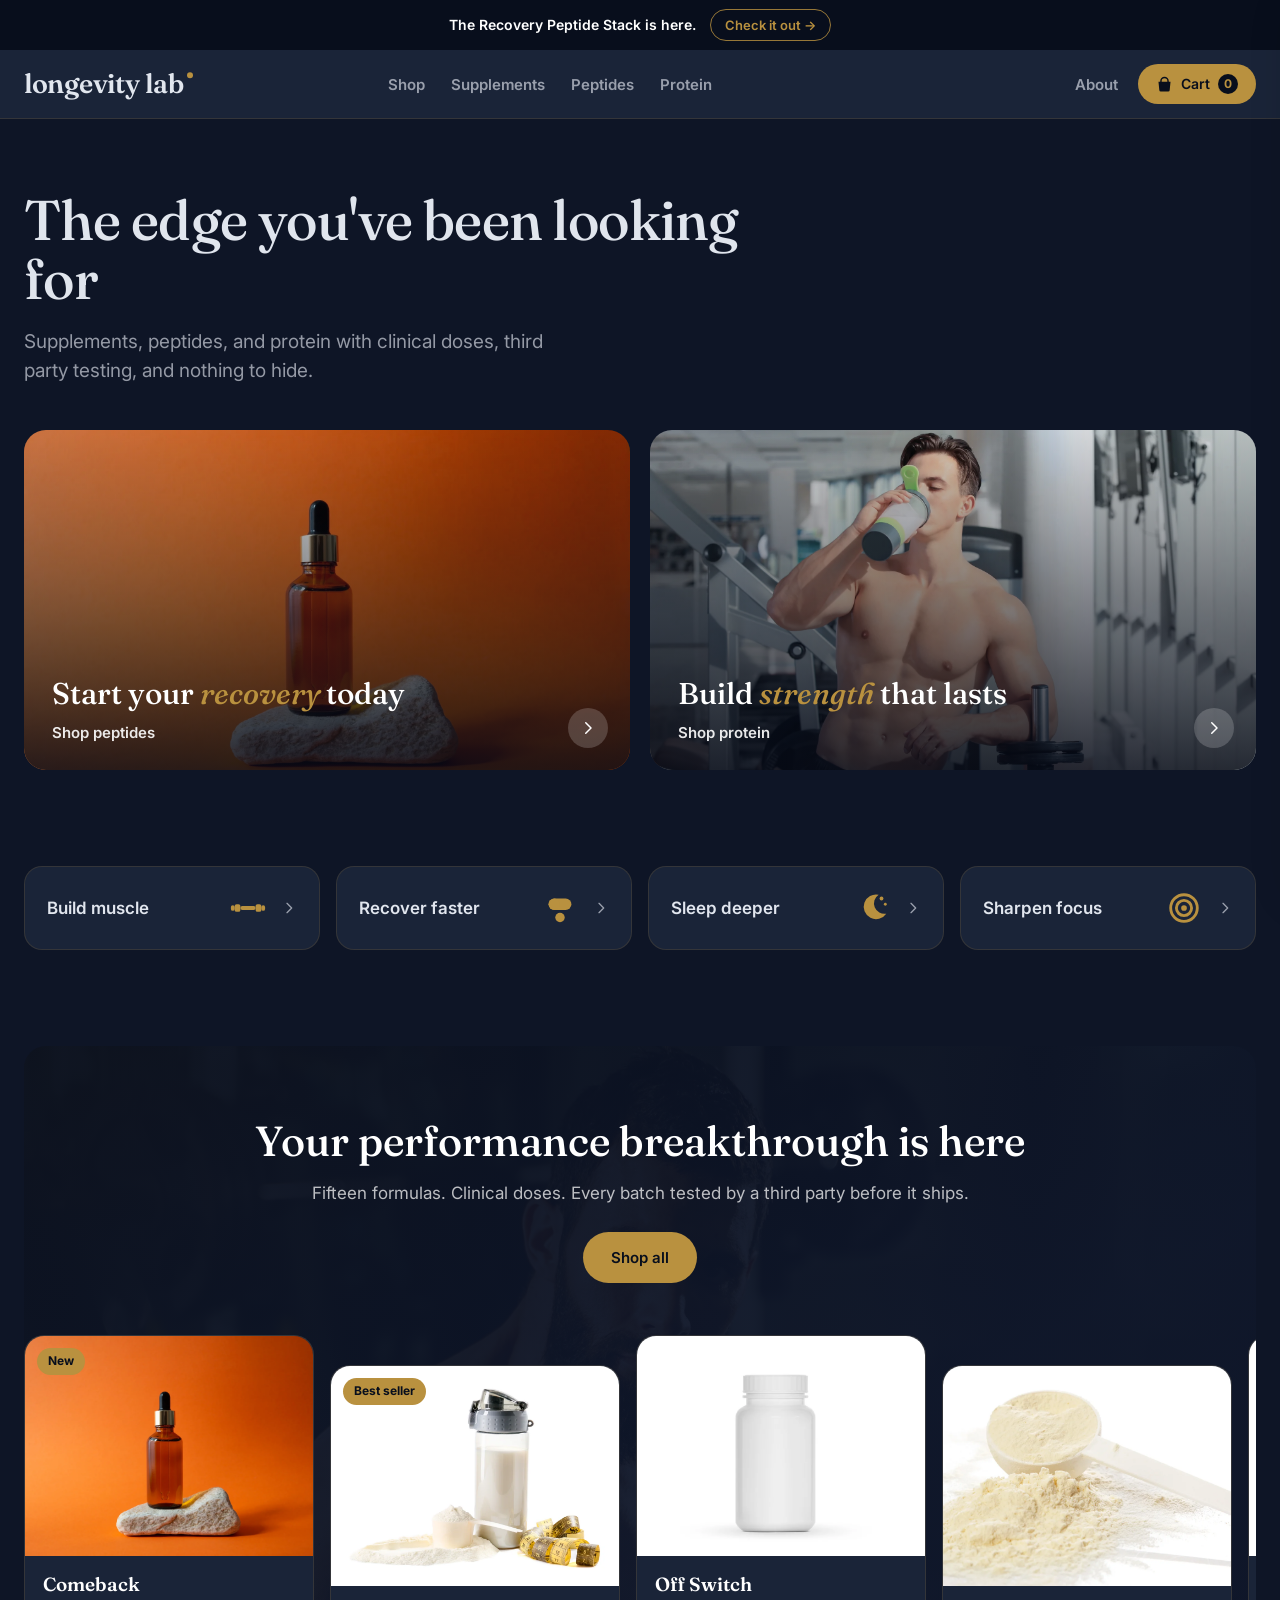
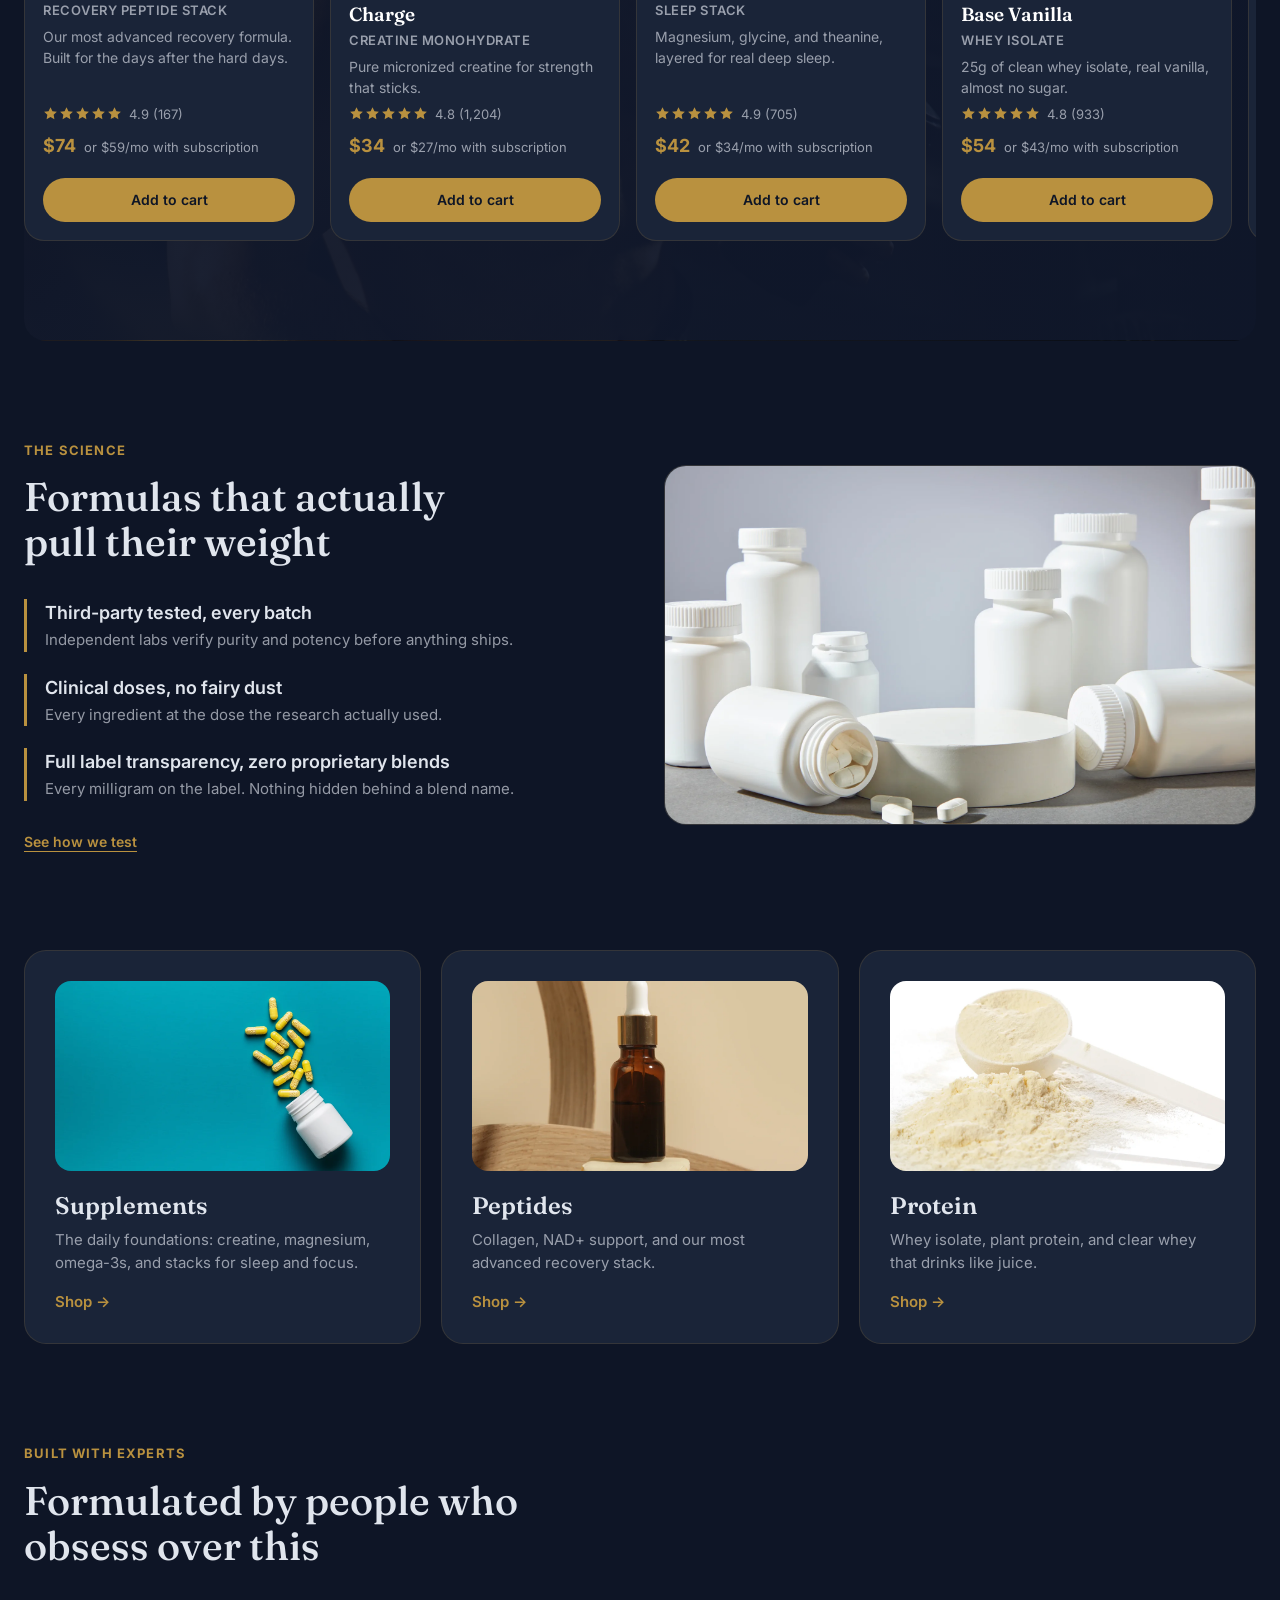
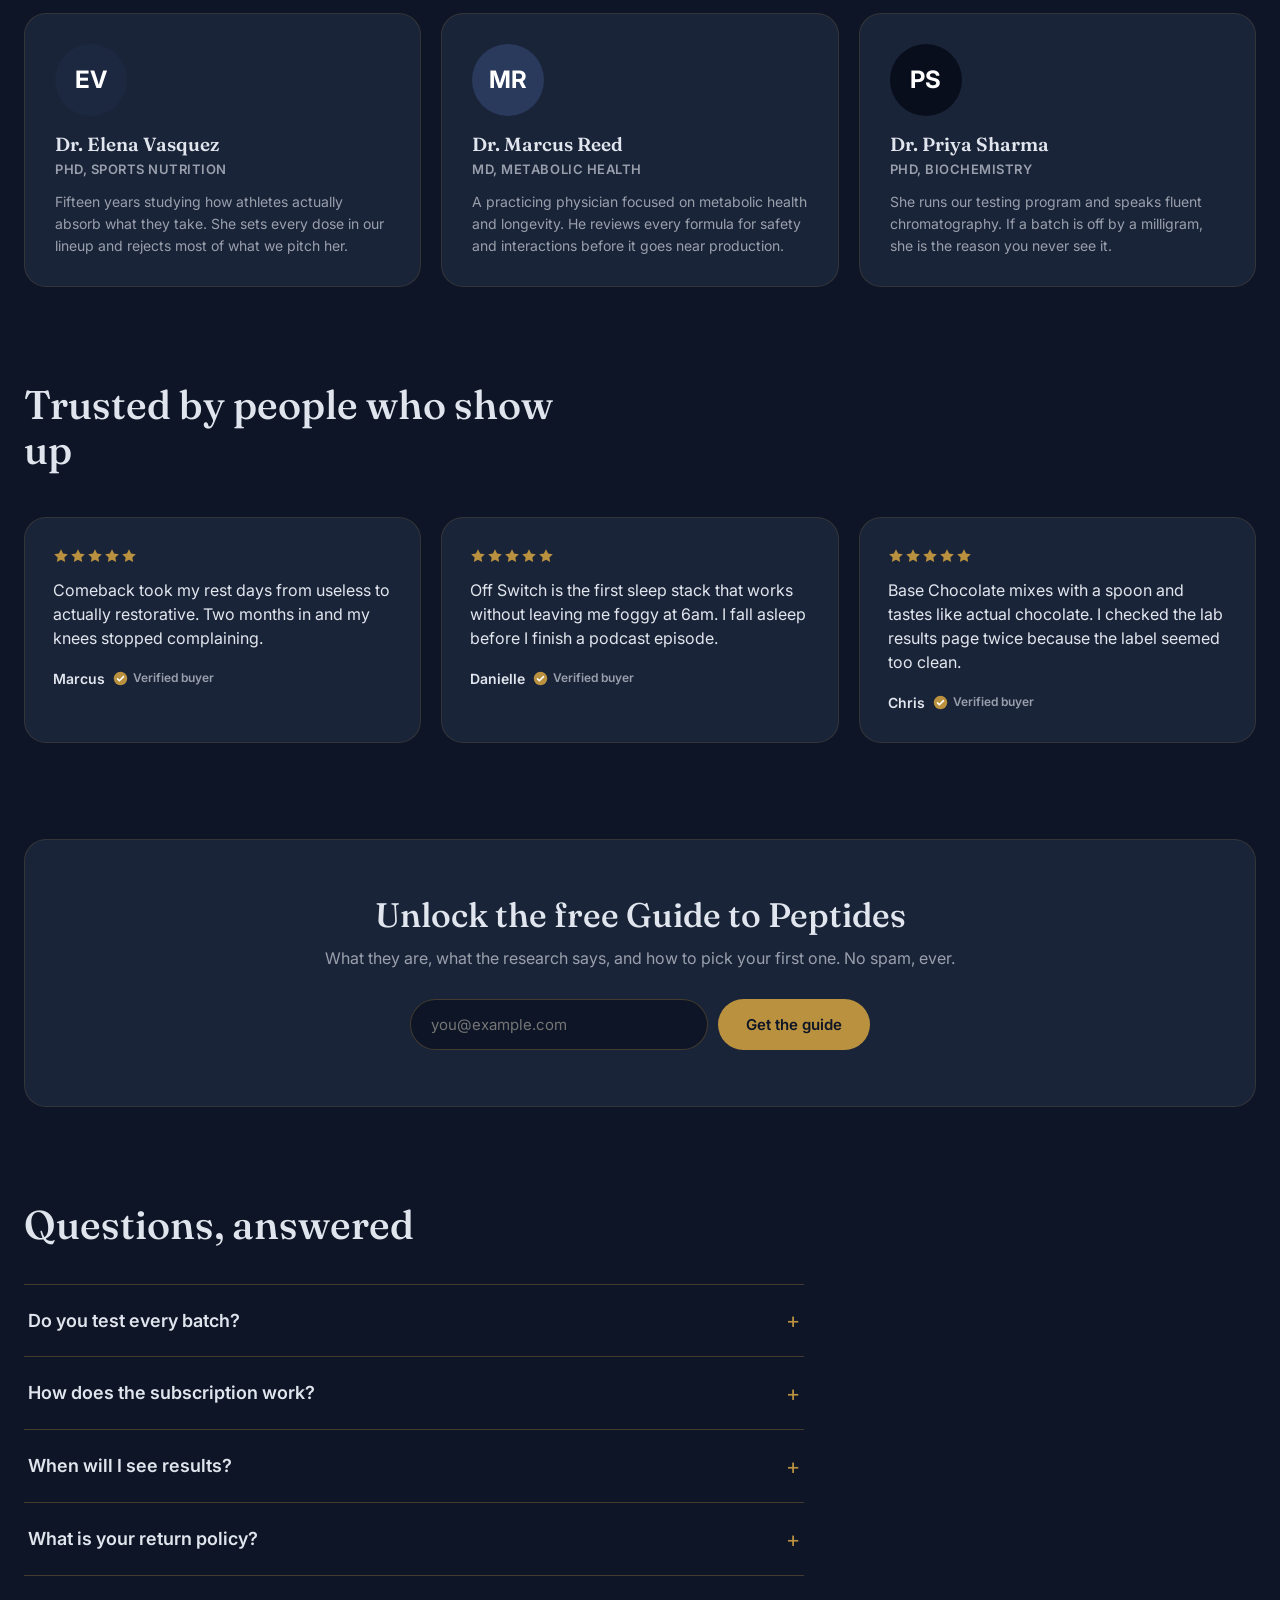
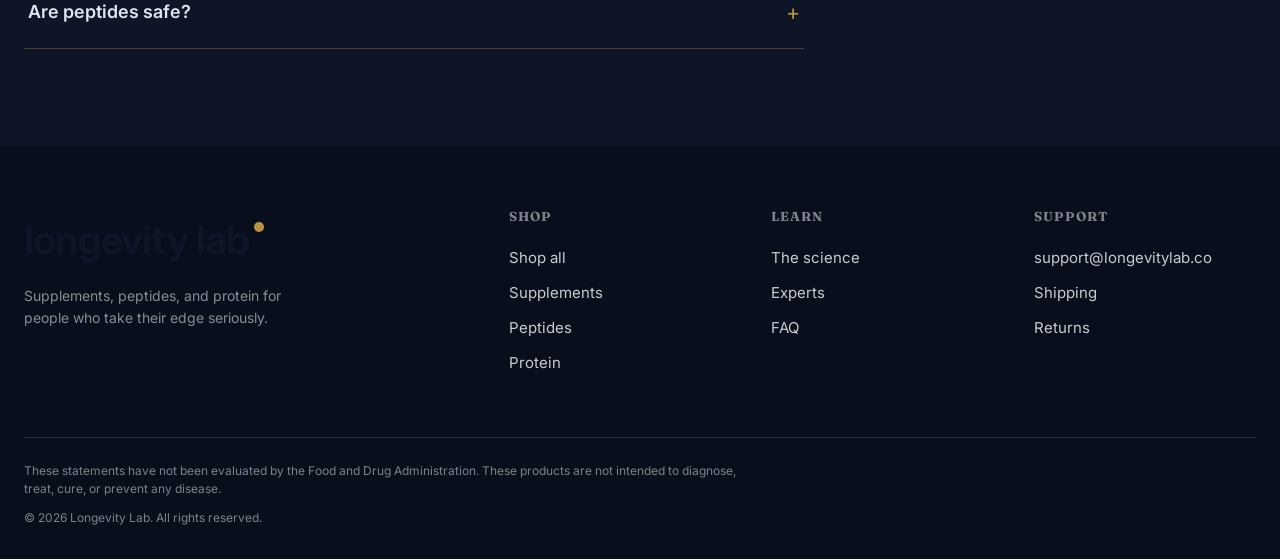
<file: index.html>
<!DOCTYPE html>
<html lang="en">
<head>
  <meta charset="UTF-8">
  <meta name="viewport" content="width=device-width, initial-scale=1.0">
  <title>Longevity Lab | Supplements, peptides, and protein that pull their weight</title>
  <meta name="description" content="Third party tested supplements, peptides, and protein. Clinical doses, full label transparency, and formulas built with experts.">
  <link rel="preconnect" href="https://fonts.googleapis.com">
  <link rel="preconnect" href="https://fonts.gstatic.com" crossorigin>
  <link href="https://fonts.googleapis.com/css2?family=Fraunces:ital,opsz,wght@0,9..144,400..650;1,9..144,400..650&family=Inter:wght@400;500;600;700&display=swap" rel="stylesheet">
  <link rel="stylesheet" href="css/main.css">
</head>
<body data-page="home">

  <main>
    <!-- 1. HERO -->
    <section class="hero">
      <div class="container">
        <h1>The edge you've been looking for</h1>
        <p class="hero-sub">Supplements, peptides, and protein with clinical doses, third party testing, and nothing to hide.</p>

        <div class="promo-row">
          <a class="promo-card" href="shop.html?cat=peptides">
            <img class="promo-img" src="img/dropper-stone.webp" alt="Peptide dropper bottle resting on stone" loading="eager">
            <div class="promo-overlay"></div>
            <div class="promo-text">
              <h2>Start your <span class="hl">recovery</span> today</h2>
              <span>Shop peptides</span>
            </div>
            <span class="promo-chevron">
              <svg viewBox="0 0 24 24" width="18" height="18" aria-hidden="true"><path d="M9 5l7 7-7 7" stroke="currentColor" stroke-width="2" fill="none" stroke-linecap="round" stroke-linejoin="round"/></svg>
            </span>
          </a>
          <a class="promo-card" href="shop.html?cat=protein">
            <img class="promo-img" src="img/gym-shake.webp" alt="Protein shake in the gym" loading="eager">
            <div class="promo-overlay"></div>
            <div class="promo-text">
              <h2>Build <span class="hl">strength</span> that lasts</h2>
              <span>Shop protein</span>
            </div>
            <span class="promo-chevron">
              <svg viewBox="0 0 24 24" width="18" height="18" aria-hidden="true"><path d="M9 5l7 7-7 7" stroke="currentColor" stroke-width="2" fill="none" stroke-linecap="round" stroke-linejoin="round"/></svg>
            </span>
          </a>
        </div>
      </div>
    </section>

    <!-- 2. GOAL TILES -->
    <section>
      <div class="container">
        <div class="goal-row">
          <a class="goal-tile" href="shop.html?goal=muscle">
            <strong>Build muscle</strong>
            <svg class="goal-icon" viewBox="0 0 40 40" aria-hidden="true"><rect x="6" y="16" width="6" height="8" rx="2" fill="#B9913F"/><rect x="28" y="16" width="6" height="8" rx="2" fill="#B9913F"/><rect x="12" y="18" width="16" height="4" rx="2" fill="#B9913F"/><rect x="2" y="17" width="4" height="6" rx="2" fill="#B9913F"/><rect x="34" y="17" width="4" height="6" rx="2" fill="#B9913F"/></svg>
            <svg class="goal-chev" viewBox="0 0 24 24" width="16" height="16" aria-hidden="true"><path d="M9 5l7 7-7 7" stroke="currentColor" stroke-width="2" fill="none" stroke-linecap="round" stroke-linejoin="round"/></svg>
          </a>
          <a class="goal-tile" href="shop.html?goal=recovery">
            <strong>Recover faster</strong>
            <svg class="goal-icon" viewBox="0 0 40 40" aria-hidden="true"><rect x="8" y="10" width="24" height="12" rx="6" fill="#B9913F"/><rect x="8" y="10" width="12" height="12" rx="6" fill="#B9913F"/><circle cx="20" cy="30" r="5" fill="#B9913F"/></svg>
            <svg class="goal-chev" viewBox="0 0 24 24" width="16" height="16" aria-hidden="true"><path d="M9 5l7 7-7 7" stroke="currentColor" stroke-width="2" fill="none" stroke-linecap="round" stroke-linejoin="round"/></svg>
          </a>
          <a class="goal-tile" href="shop.html?goal=sleep">
            <strong>Sleep deeper</strong>
            <svg class="goal-icon" viewBox="0 0 40 40" aria-hidden="true"><path d="M27 6a13 13 0 1 0 8 20A11 11 0 0 1 27 6z" fill="#B9913F"/><circle cx="30" cy="10" r="2" fill="#B9913F"/><circle cx="34" cy="16" r="1.5" fill="#B9913F"/></svg>
            <svg class="goal-chev" viewBox="0 0 24 24" width="16" height="16" aria-hidden="true"><path d="M9 5l7 7-7 7" stroke="currentColor" stroke-width="2" fill="none" stroke-linecap="round" stroke-linejoin="round"/></svg>
          </a>
          <a class="goal-tile" href="shop.html?goal=focus">
            <strong>Sharpen focus</strong>
            <svg class="goal-icon" viewBox="0 0 40 40" aria-hidden="true"><circle cx="20" cy="20" r="14" fill="none" stroke="#B9913F" stroke-width="3"/><circle cx="20" cy="20" r="8" fill="none" stroke="#B9913F" stroke-width="3"/><circle cx="20" cy="20" r="3" fill="#B9913F"/></svg>
            <svg class="goal-chev" viewBox="0 0 24 24" width="16" height="16" aria-hidden="true"><path d="M9 5l7 7-7 7" stroke="currentColor" stroke-width="2" fill="none" stroke-linecap="round" stroke-linejoin="round"/></svg>
          </a>
        </div>
      </div>
    </section>

    <!-- 3. DARK LINEUP SECTION -->
    <div class="lineup-wrap">
      <div class="lineup-section">
        <div class="lineup-head">
          <h2>Your performance breakthrough is here</h2>
          <p>Fifteen formulas. Clinical doses. Every batch tested by a third party before it ships.</p>
          <a class="btn" href="shop.html">Shop all</a>
        </div>
        <div class="lineup-scroller" id="lineupScroller"></div>
      </div>
    </div>

    <!-- 4. SCIENCE SECTION -->
    <section id="science">
      <div class="container">
        <div class="science-grid">
          <div class="science-left">
            <span class="eyebrow">The science</span>
            <h2>Formulas that actually pull their weight</h2>
            <div class="stat-blocks">
              <div class="stat-block">
                <strong>Third-party tested, every batch</strong>
                <span>Independent labs verify purity and potency before anything ships.</span>
              </div>
              <div class="stat-block">
                <strong>Clinical doses, no fairy dust</strong>
                <span>Every ingredient at the dose the research actually used.</span>
              </div>
              <div class="stat-block">
                <strong>Full label transparency, zero proprietary blends</strong>
                <span>Every milligram on the label. Nothing hidden behind a blend name.</span>
              </div>
            </div>
            <button class="text-btn" id="testToggle" aria-expanded="false">See how we test</button>
            <div class="test-detail" id="testDetail">
              <p>Every production batch goes to an independent ISO 17025 accredited lab. We test identity, potency, heavy metals, microbials, and banned substances. A batch only ships when it passes all five. Certificates are available on request from support, always.</p>
            </div>
          </div>
          <div class="science-card">
            <img class="tile-img" src="img/bottles-pedestal.webp" alt="Longevity Lab bottles displayed on a pedestal" loading="lazy">
          </div>
        </div>
      </div>
    </section>

    <!-- 5. CATEGORY SHOWCASE -->
    <section>
      <div class="container">
        <div class="cat-row">
          <a class="cat-card" href="shop.html?cat=supplements">
            <div class="cat-art"><img class="tile-img" src="img/capsules.webp" alt="Supplement capsules" loading="lazy"></div>
            <h3>Supplements</h3>
            <p>The daily foundations: creatine, magnesium, omega-3s, and stacks for sleep and focus.</p>
            <span class="cat-shop">Shop &rarr;</span>
          </a>
          <a class="cat-card" href="shop.html?cat=peptides">
            <div class="cat-art"><img class="tile-img" src="img/dropper-wood.webp" alt="Peptide dropper bottle on wood" loading="lazy"></div>
            <h3>Peptides</h3>
            <p>Collagen, NAD+ support, and our most advanced recovery stack.</p>
            <span class="cat-shop">Shop &rarr;</span>
          </a>
          <a class="cat-card" href="shop.html?cat=protein">
            <div class="cat-art"><img class="tile-img" src="img/protein-scoop.webp" alt="Protein powder scoop" loading="lazy"></div>
            <h3>Protein</h3>
            <p>Whey isolate, plant protein, and clear whey that drinks like juice.</p>
            <span class="cat-shop">Shop &rarr;</span>
          </a>
        </div>
      </div>
    </section>

    <!-- 6. EXPERTS -->
    <section id="experts">
      <div class="container">
        <div class="experts-head">
          <span class="eyebrow">Built with experts</span>
          <h2>Formulated by people who obsess over this</h2>
        </div>
        <div class="expert-row">
          <div class="expert-card">
            <div class="avatar" style="background:#1C2740">EV</div>
            <h3>Dr. Elena Vasquez</h3>
            <span class="cred">PhD, Sports Nutrition</span>
            <p>Fifteen years studying how athletes actually absorb what they take. She sets every dose in our lineup and rejects most of what we pitch her.</p>
          </div>
          <div class="expert-card">
            <div class="avatar" style="background:#2A3A5C">MR</div>
            <h3>Dr. Marcus Reed</h3>
            <span class="cred">MD, Metabolic Health</span>
            <p>A practicing physician focused on metabolic health and longevity. He reviews every formula for safety and interactions before it goes near production.</p>
          </div>
          <div class="expert-card">
            <div class="avatar" style="background:#080E1C">PS</div>
            <h3>Dr. Priya Sharma</h3>
            <span class="cred">PhD, Biochemistry</span>
            <p>She runs our testing program and speaks fluent chromatography. If a batch is off by a milligram, she is the reason you never see it.</p>
          </div>
        </div>
      </div>
    </section>

    <!-- 7. REVIEWS -->
    <section>
      <div class="container">
        <h2 class="reviews-head">Trusted by people who show up</h2>
        <div class="review-row">
          <div class="review-card">
            <span class="stars" aria-label="5 out of 5 stars">
              <svg viewBox="0 0 20 20" width="16" height="16" aria-hidden="true"><path fill="#B9913F" d="M10 1.5l2.6 5.4 5.9.8-4.3 4.1 1 5.8L10 14.8l-5.2 2.8 1-5.8L1.5 7.7l5.9-.8z"/></svg>
              <svg viewBox="0 0 20 20" width="16" height="16" aria-hidden="true"><path fill="#B9913F" d="M10 1.5l2.6 5.4 5.9.8-4.3 4.1 1 5.8L10 14.8l-5.2 2.8 1-5.8L1.5 7.7l5.9-.8z"/></svg>
              <svg viewBox="0 0 20 20" width="16" height="16" aria-hidden="true"><path fill="#B9913F" d="M10 1.5l2.6 5.4 5.9.8-4.3 4.1 1 5.8L10 14.8l-5.2 2.8 1-5.8L1.5 7.7l5.9-.8z"/></svg>
              <svg viewBox="0 0 20 20" width="16" height="16" aria-hidden="true"><path fill="#B9913F" d="M10 1.5l2.6 5.4 5.9.8-4.3 4.1 1 5.8L10 14.8l-5.2 2.8 1-5.8L1.5 7.7l5.9-.8z"/></svg>
              <svg viewBox="0 0 20 20" width="16" height="16" aria-hidden="true"><path fill="#B9913F" d="M10 1.5l2.6 5.4 5.9.8-4.3 4.1 1 5.8L10 14.8l-5.2 2.8 1-5.8L1.5 7.7l5.9-.8z"/></svg>
            </span>
            <blockquote>Comeback took my rest days from useless to actually restorative. Two months in and my knees stopped complaining.</blockquote>
            <div class="review-who">
              <span>Marcus</span>
              <span class="verified"><svg viewBox="0 0 20 20" aria-hidden="true"><circle cx="10" cy="10" r="9" fill="#B9913F"/><path d="M6 10.5l2.5 2.5L14 7.5" stroke="#fff" stroke-width="2" fill="none" stroke-linecap="round" stroke-linejoin="round"/></svg>Verified buyer</span>
            </div>
          </div>
          <div class="review-card">
            <span class="stars" aria-label="5 out of 5 stars">
              <svg viewBox="0 0 20 20" width="16" height="16" aria-hidden="true"><path fill="#B9913F" d="M10 1.5l2.6 5.4 5.9.8-4.3 4.1 1 5.8L10 14.8l-5.2 2.8 1-5.8L1.5 7.7l5.9-.8z"/></svg>
              <svg viewBox="0 0 20 20" width="16" height="16" aria-hidden="true"><path fill="#B9913F" d="M10 1.5l2.6 5.4 5.9.8-4.3 4.1 1 5.8L10 14.8l-5.2 2.8 1-5.8L1.5 7.7l5.9-.8z"/></svg>
              <svg viewBox="0 0 20 20" width="16" height="16" aria-hidden="true"><path fill="#B9913F" d="M10 1.5l2.6 5.4 5.9.8-4.3 4.1 1 5.8L10 14.8l-5.2 2.8 1-5.8L1.5 7.7l5.9-.8z"/></svg>
              <svg viewBox="0 0 20 20" width="16" height="16" aria-hidden="true"><path fill="#B9913F" d="M10 1.5l2.6 5.4 5.9.8-4.3 4.1 1 5.8L10 14.8l-5.2 2.8 1-5.8L1.5 7.7l5.9-.8z"/></svg>
              <svg viewBox="0 0 20 20" width="16" height="16" aria-hidden="true"><path fill="#B9913F" d="M10 1.5l2.6 5.4 5.9.8-4.3 4.1 1 5.8L10 14.8l-5.2 2.8 1-5.8L1.5 7.7l5.9-.8z"/></svg>
            </span>
            <blockquote>Off Switch is the first sleep stack that works without leaving me foggy at 6am. I fall asleep before I finish a podcast episode.</blockquote>
            <div class="review-who">
              <span>Danielle</span>
              <span class="verified"><svg viewBox="0 0 20 20" aria-hidden="true"><circle cx="10" cy="10" r="9" fill="#B9913F"/><path d="M6 10.5l2.5 2.5L14 7.5" stroke="#fff" stroke-width="2" fill="none" stroke-linecap="round" stroke-linejoin="round"/></svg>Verified buyer</span>
            </div>
          </div>
          <div class="review-card">
            <span class="stars" aria-label="5 out of 5 stars">
              <svg viewBox="0 0 20 20" width="16" height="16" aria-hidden="true"><path fill="#B9913F" d="M10 1.5l2.6 5.4 5.9.8-4.3 4.1 1 5.8L10 14.8l-5.2 2.8 1-5.8L1.5 7.7l5.9-.8z"/></svg>
              <svg viewBox="0 0 20 20" width="16" height="16" aria-hidden="true"><path fill="#B9913F" d="M10 1.5l2.6 5.4 5.9.8-4.3 4.1 1 5.8L10 14.8l-5.2 2.8 1-5.8L1.5 7.7l5.9-.8z"/></svg>
              <svg viewBox="0 0 20 20" width="16" height="16" aria-hidden="true"><path fill="#B9913F" d="M10 1.5l2.6 5.4 5.9.8-4.3 4.1 1 5.8L10 14.8l-5.2 2.8 1-5.8L1.5 7.7l5.9-.8z"/></svg>
              <svg viewBox="0 0 20 20" width="16" height="16" aria-hidden="true"><path fill="#B9913F" d="M10 1.5l2.6 5.4 5.9.8-4.3 4.1 1 5.8L10 14.8l-5.2 2.8 1-5.8L1.5 7.7l5.9-.8z"/></svg>
              <svg viewBox="0 0 20 20" width="16" height="16" aria-hidden="true"><path fill="#B9913F" d="M10 1.5l2.6 5.4 5.9.8-4.3 4.1 1 5.8L10 14.8l-5.2 2.8 1-5.8L1.5 7.7l5.9-.8z"/></svg>
            </span>
            <blockquote>Base Chocolate mixes with a spoon and tastes like actual chocolate. I checked the lab results page twice because the label seemed too clean.</blockquote>
            <div class="review-who">
              <span>Chris</span>
              <span class="verified"><svg viewBox="0 0 20 20" aria-hidden="true"><circle cx="10" cy="10" r="9" fill="#B9913F"/><path d="M6 10.5l2.5 2.5L14 7.5" stroke="#fff" stroke-width="2" fill="none" stroke-linecap="round" stroke-linejoin="round"/></svg>Verified buyer</span>
            </div>
          </div>
        </div>
      </div>
    </section>

    <!-- 8. EMAIL CAPTURE -->
    <section>
      <div class="container">
        <div class="guide-card">
          <h2>Unlock the free Guide to Peptides</h2>
          <p>What they are, what the research says, and how to pick your first one. No spam, ever.</p>
          <form class="guide-form" id="guideForm" novalidate>
            <input type="email" name="email" placeholder="you@example.com" required aria-label="Email address">
            <button class="btn btn-primary" type="submit">Get the guide</button>
          </form>
        </div>
      </div>
    </section>

    <!-- 9. FAQ -->
    <section id="faq" class="faq-section">
      <div class="container">
        <h2 class="faq-head">Questions, answered</h2>
        <div class="acc-group">
          <div class="acc-item">
            <button class="acc-q" aria-expanded="false"><span>Do you test every batch?</span><span class="acc-icon" aria-hidden="true">+</span></button>
            <div class="acc-a"><p>Yes, every single one. Each production batch goes to an independent ISO 17025 accredited lab for identity, potency, heavy metals, microbials, and banned substances. If a batch fails any test, it never ships.</p></div>
          </div>
          <div class="acc-item">
            <button class="acc-q" aria-expanded="false"><span>How does the subscription work?</span><span class="acc-icon" aria-hidden="true">+</span></button>
            <div class="acc-a"><p>Subscribe and save 20% on every order. Your product ships monthly, and you can pause, skip a month, or cancel anytime from a single email to support. No lock-in, no cancellation hoops.</p></div>
          </div>
          <div class="acc-item">
            <button class="acc-q" aria-expanded="false"><span>When will I see results?</span><span class="acc-icon" aria-hidden="true">+</span></button>
            <div class="acc-a"><p>It depends on the product. Sleep and focus stacks work from the first dose. Creatine takes 2 to 4 weeks to saturate. Collagen, NMN, and other recovery peptides typically need 8 to 12 weeks of consistent use. We put honest timelines on every product page.</p></div>
          </div>
          <div class="acc-item">
            <button class="acc-q" aria-expanded="false"><span>What is your return policy?</span><span class="acc-icon" aria-hidden="true">+</span></button>
            <div class="acc-a"><p>30 days, full refund, even on opened products. Email support@longevitylab.co with your order number and we handle the rest. Shipping is free on orders over $75 and a flat $6.95 below that.</p></div>
          </div>
          <div class="acc-item">
            <button class="acc-q" aria-expanded="false"><span>Are peptides safe?</span><span class="acc-icon" aria-hidden="true">+</span></button>
            <div class="acc-a"><p>The peptides we sell, like collagen peptides and NAD+ precursors, are dietary ingredients with substantial published research and strong safety records at our doses. Every formula is reviewed by our medical advisor. That said, talk to your doctor before starting anything new, especially if you take medication or are pregnant or nursing.</p></div>
          </div>
        </div>
      </div>
    </section>
  </main>

  <script src="js/products.js"></script>
  <script src="js/store.js"></script>
</body>
</html>
</file>
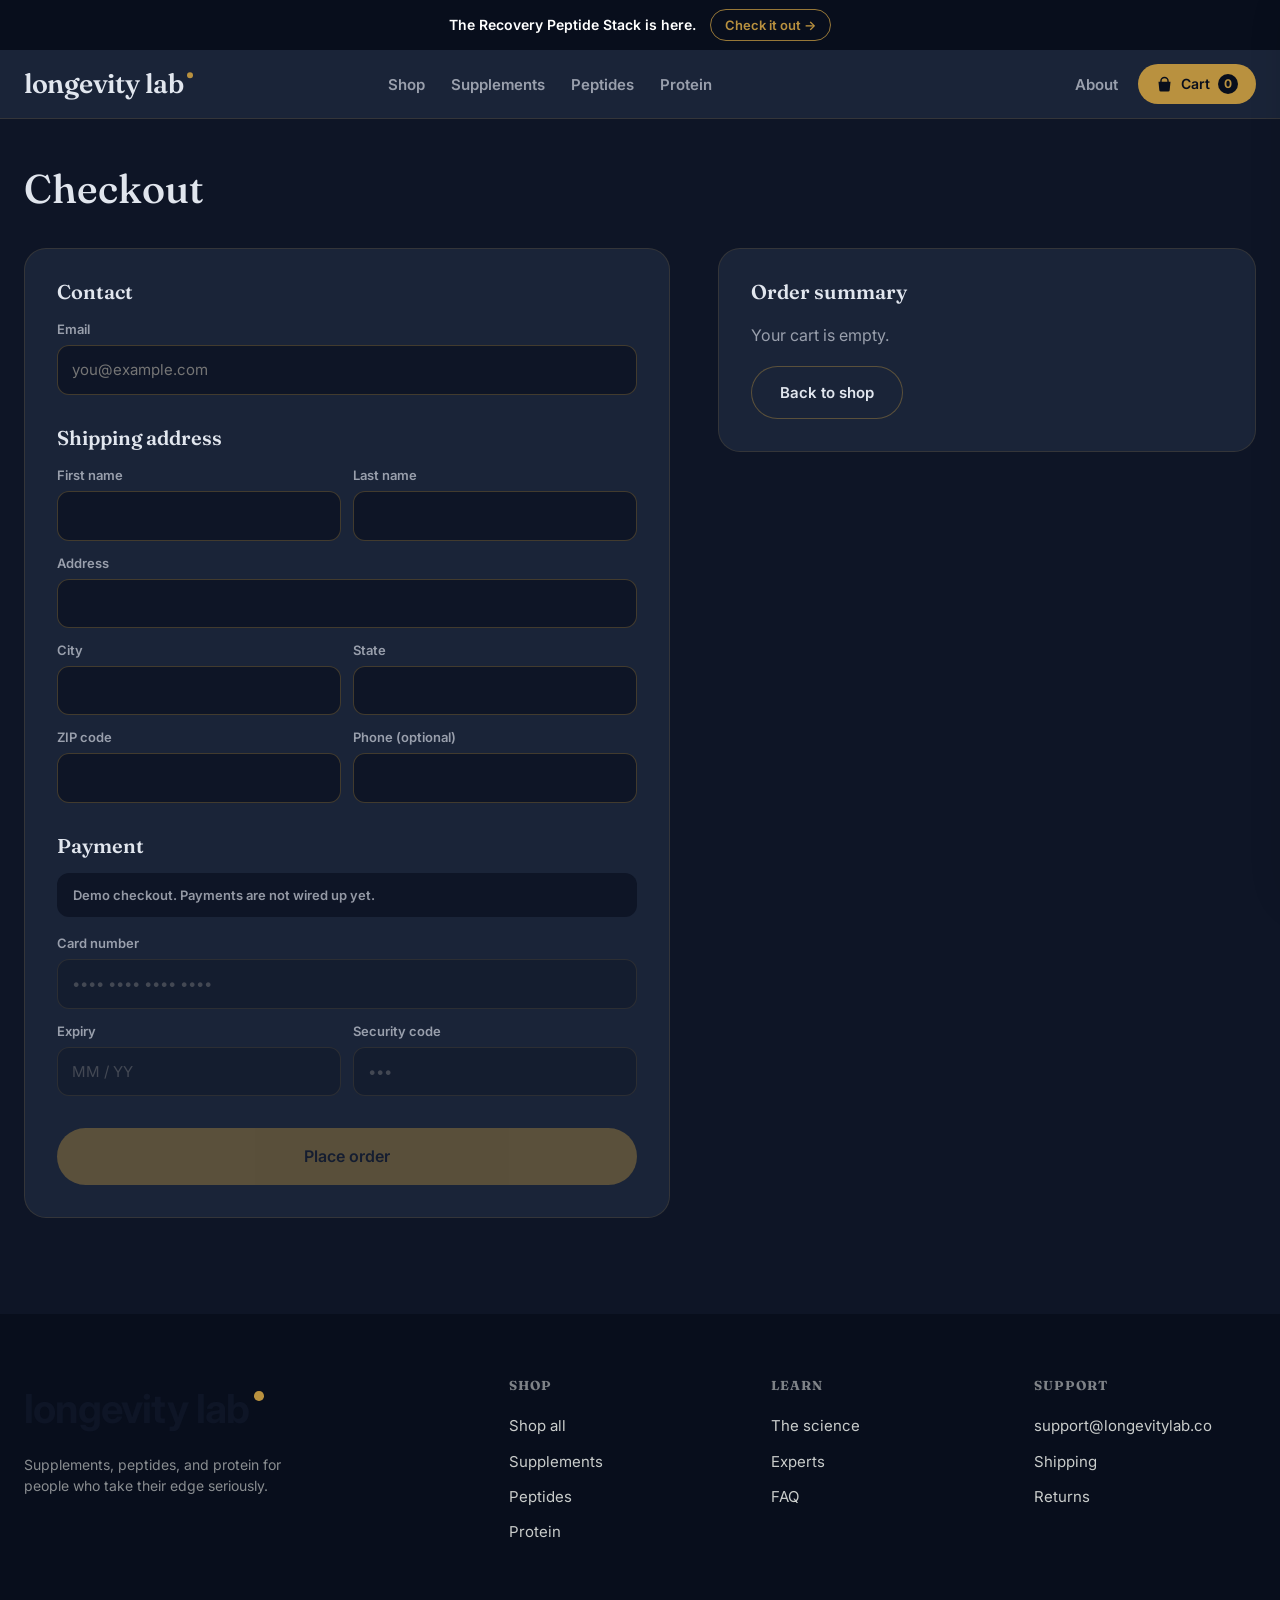
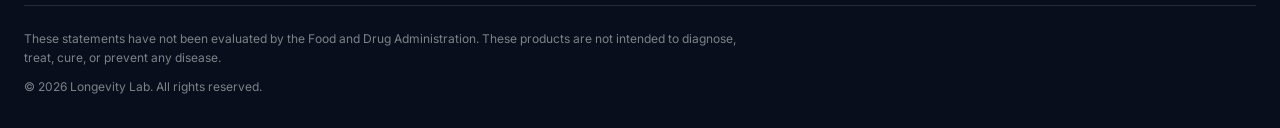
<file: checkout.html>
<!DOCTYPE html>
<html lang="en">
<head>
  <meta charset="UTF-8">
  <meta name="viewport" content="width=device-width, initial-scale=1.0">
  <title>Checkout | Longevity Lab</title>
  <meta name="description" content="Checkout at Longevity Lab.">
  <link rel="preconnect" href="https://fonts.googleapis.com">
  <link rel="preconnect" href="https://fonts.gstatic.com" crossorigin>
  <link href="https://fonts.googleapis.com/css2?family=Fraunces:ital,opsz,wght@0,9..144,400..650;1,9..144,400..650&family=Inter:wght@400;500;600;700&display=swap" rel="stylesheet">
  <link rel="stylesheet" href="css/main.css">
</head>
<body data-page="checkout">

  <main>
    <div class="container checkout-wrap" id="checkoutMain">
      <h1>Checkout</h1>
      <div class="checkout-grid">
        <div class="checkout-form-card">
          <form id="checkoutForm" novalidate>
            <div class="form-section">
              <h2>Contact</h2>
              <div class="form-row single">
                <div class="field">
                  <label for="coEmail">Email</label>
                  <input id="coEmail" type="email" required autocomplete="email" placeholder="you@example.com">
                </div>
              </div>
            </div>

            <div class="form-section">
              <h2>Shipping address</h2>
              <div class="form-row">
                <div class="field">
                  <label for="coFirst">First name</label>
                  <input id="coFirst" type="text" required autocomplete="given-name">
                </div>
                <div class="field">
                  <label for="coLast">Last name</label>
                  <input id="coLast" type="text" required autocomplete="family-name">
                </div>
              </div>
              <div class="form-row single">
                <div class="field">
                  <label for="coAddress">Address</label>
                  <input id="coAddress" type="text" required autocomplete="street-address">
                </div>
              </div>
              <div class="form-row">
                <div class="field">
                  <label for="coCity">City</label>
                  <input id="coCity" type="text" required autocomplete="address-level2">
                </div>
                <div class="field">
                  <label for="coState">State</label>
                  <input id="coState" type="text" required autocomplete="address-level1">
                </div>
              </div>
              <div class="form-row">
                <div class="field">
                  <label for="coZip">ZIP code</label>
                  <input id="coZip" type="text" required inputmode="numeric" autocomplete="postal-code">
                </div>
                <div class="field">
                  <label for="coPhone">Phone (optional)</label>
                  <input id="coPhone" type="tel" autocomplete="tel">
                </div>
              </div>
            </div>

            <div class="form-section">
              <h2>Payment</h2>
              <p class="payment-note">Demo checkout. Payments are not wired up yet.</p>
              <div class="form-row single">
                <div class="field">
                  <label for="coCard">Card number</label>
                  <input id="coCard" type="text" disabled placeholder="•••• •••• •••• ••••">
                </div>
              </div>
              <div class="form-row">
                <div class="field">
                  <label for="coExp">Expiry</label>
                  <input id="coExp" type="text" disabled placeholder="MM / YY">
                </div>
                <div class="field">
                  <label for="coCvc">Security code</label>
                  <input id="coCvc" type="text" disabled placeholder="•••">
                </div>
              </div>
            </div>
          </form>
          <button class="btn btn-primary place-order" id="placeOrder">Place order</button>
        </div>

        <div class="order-summary">
          <h2>Order summary</h2>
          <div id="orderSummary"></div>
        </div>
      </div>
    </div>
  </main>

  <script src="js/products.js"></script>
  <script src="js/store.js"></script>
</body>
</html>
</file>
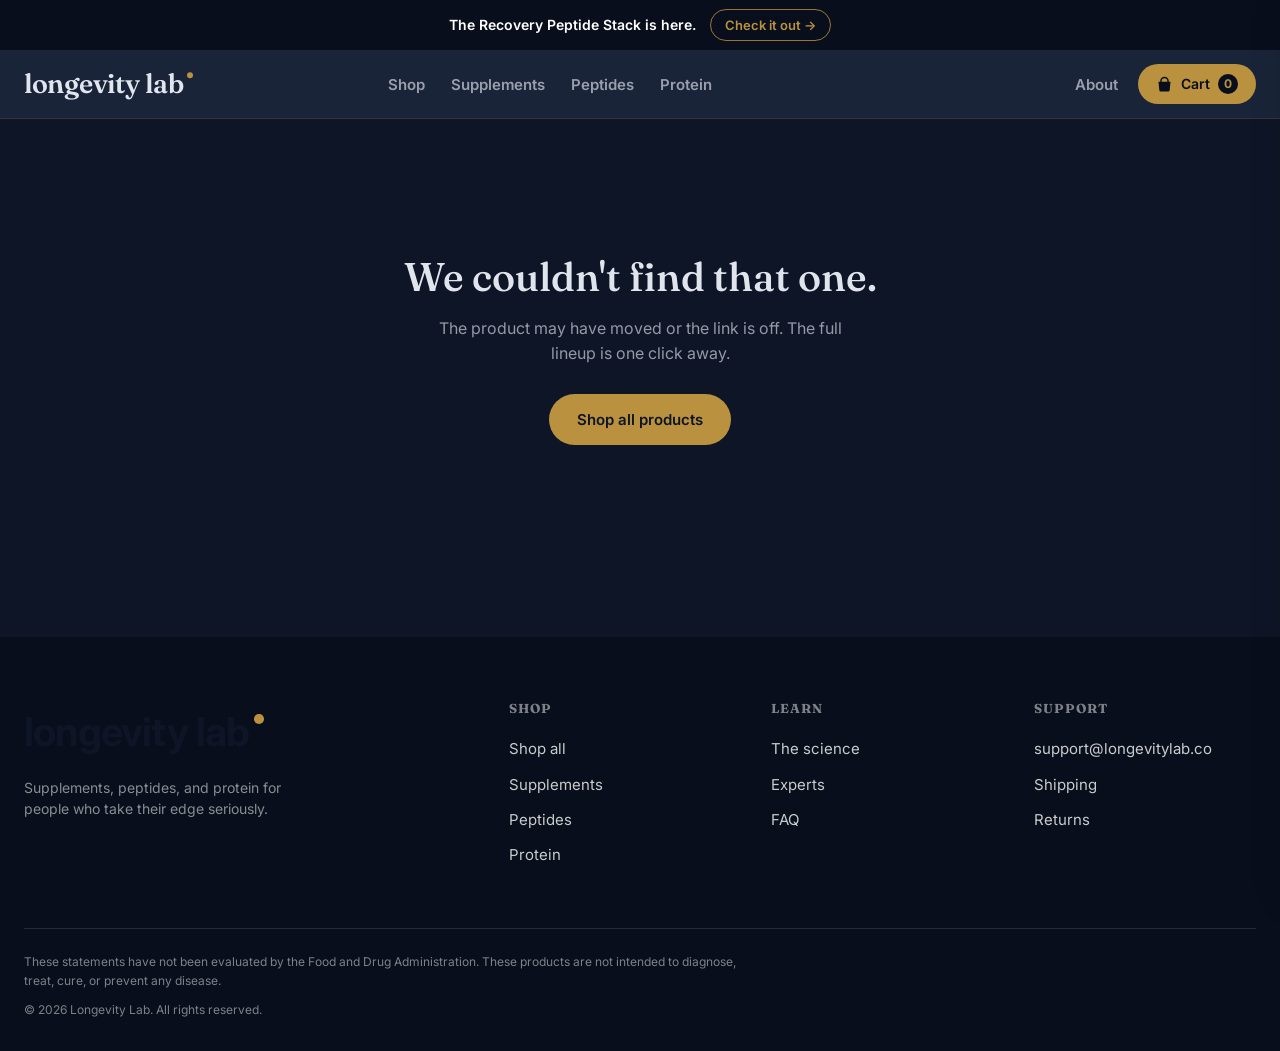
<file: product.html>
<!DOCTYPE html>
<html lang="en">
<head>
  <meta charset="UTF-8">
  <meta name="viewport" content="width=device-width, initial-scale=1.0">
  <title>Product | Longevity Lab</title>
  <meta name="description" content="Product details, ingredients with full doses, and how to use.">
  <link rel="preconnect" href="https://fonts.googleapis.com">
  <link rel="preconnect" href="https://fonts.gstatic.com" crossorigin>
  <link href="https://fonts.googleapis.com/css2?family=Fraunces:ital,opsz,wght@0,9..144,400..650;1,9..144,400..650&family=Inter:wght@400;500;600;700&display=swap" rel="stylesheet">
  <link rel="stylesheet" href="css/main.css">
</head>
<body data-page="product">

  <main>
    <div class="container pdp-wrap" id="pdpRoot"></div>
  </main>

  <script src="js/products.js"></script>
  <script src="js/store.js"></script>
</body>
</html>
</file>
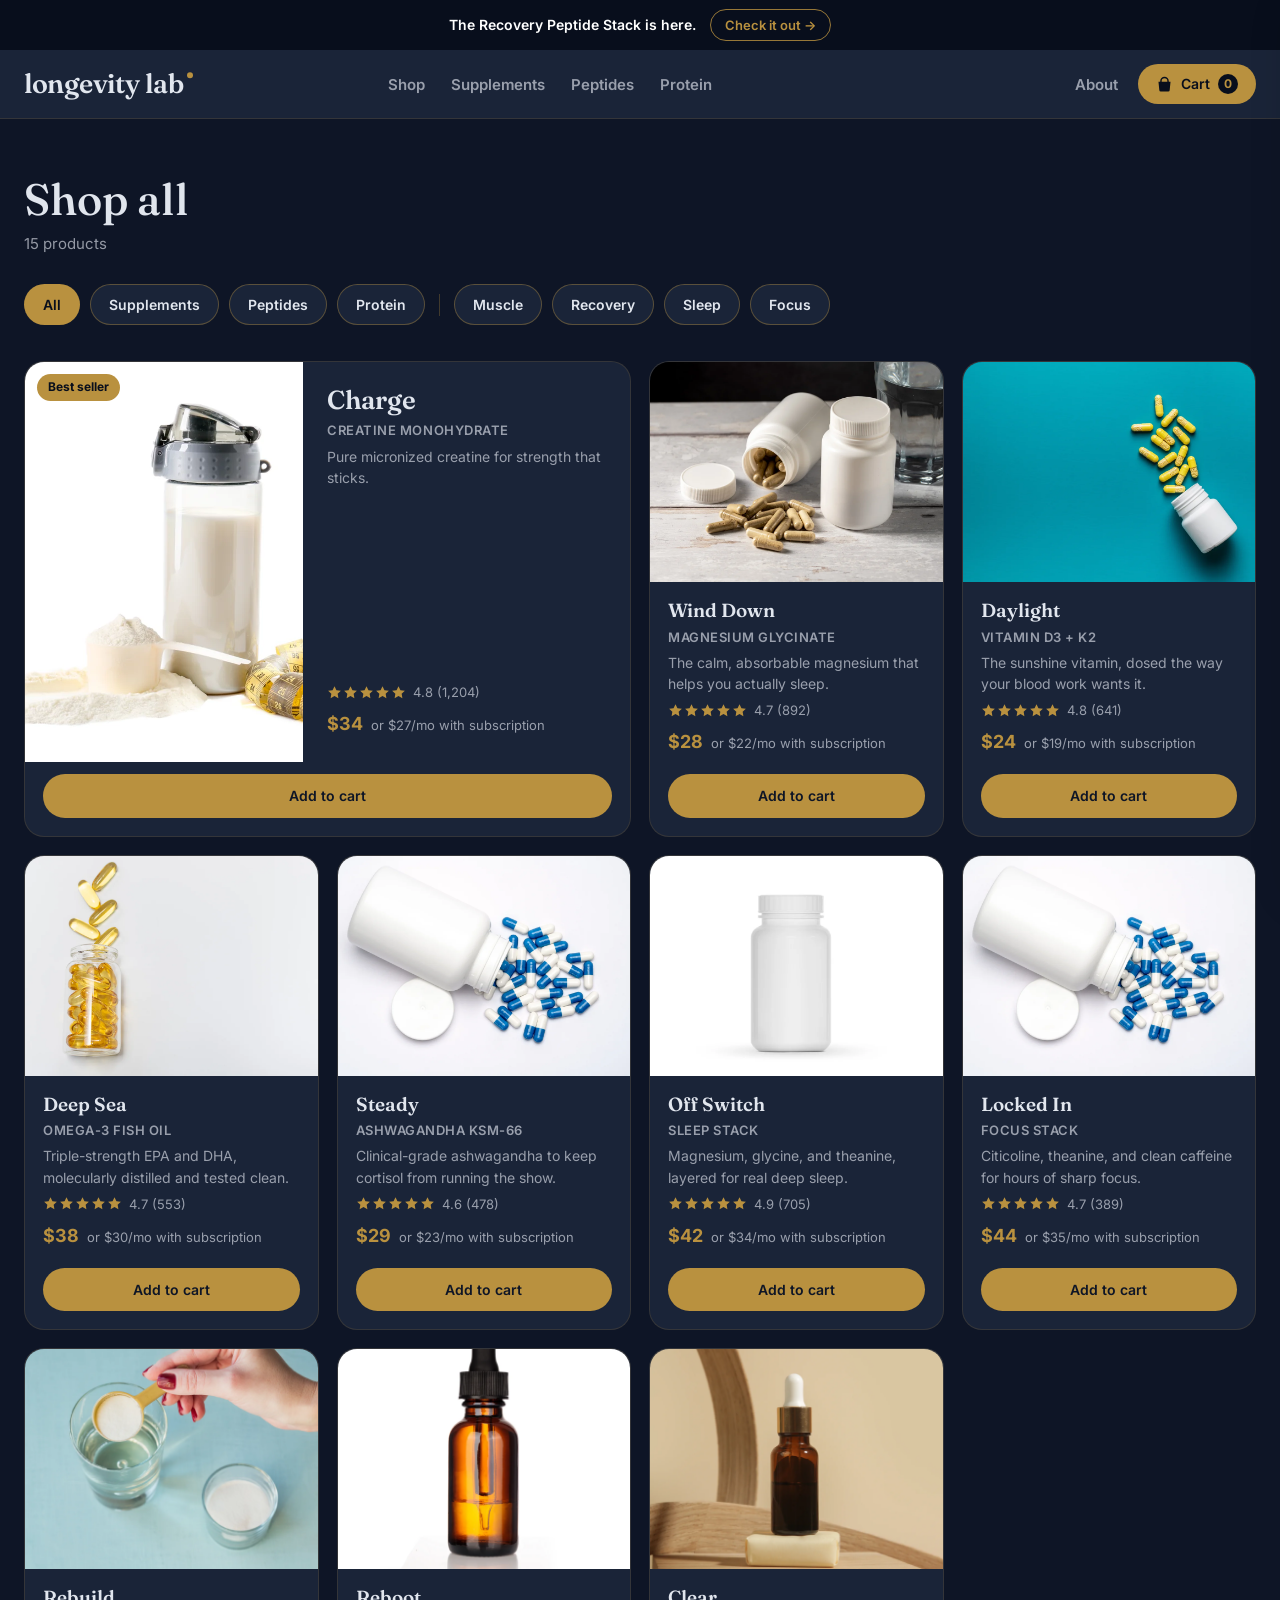
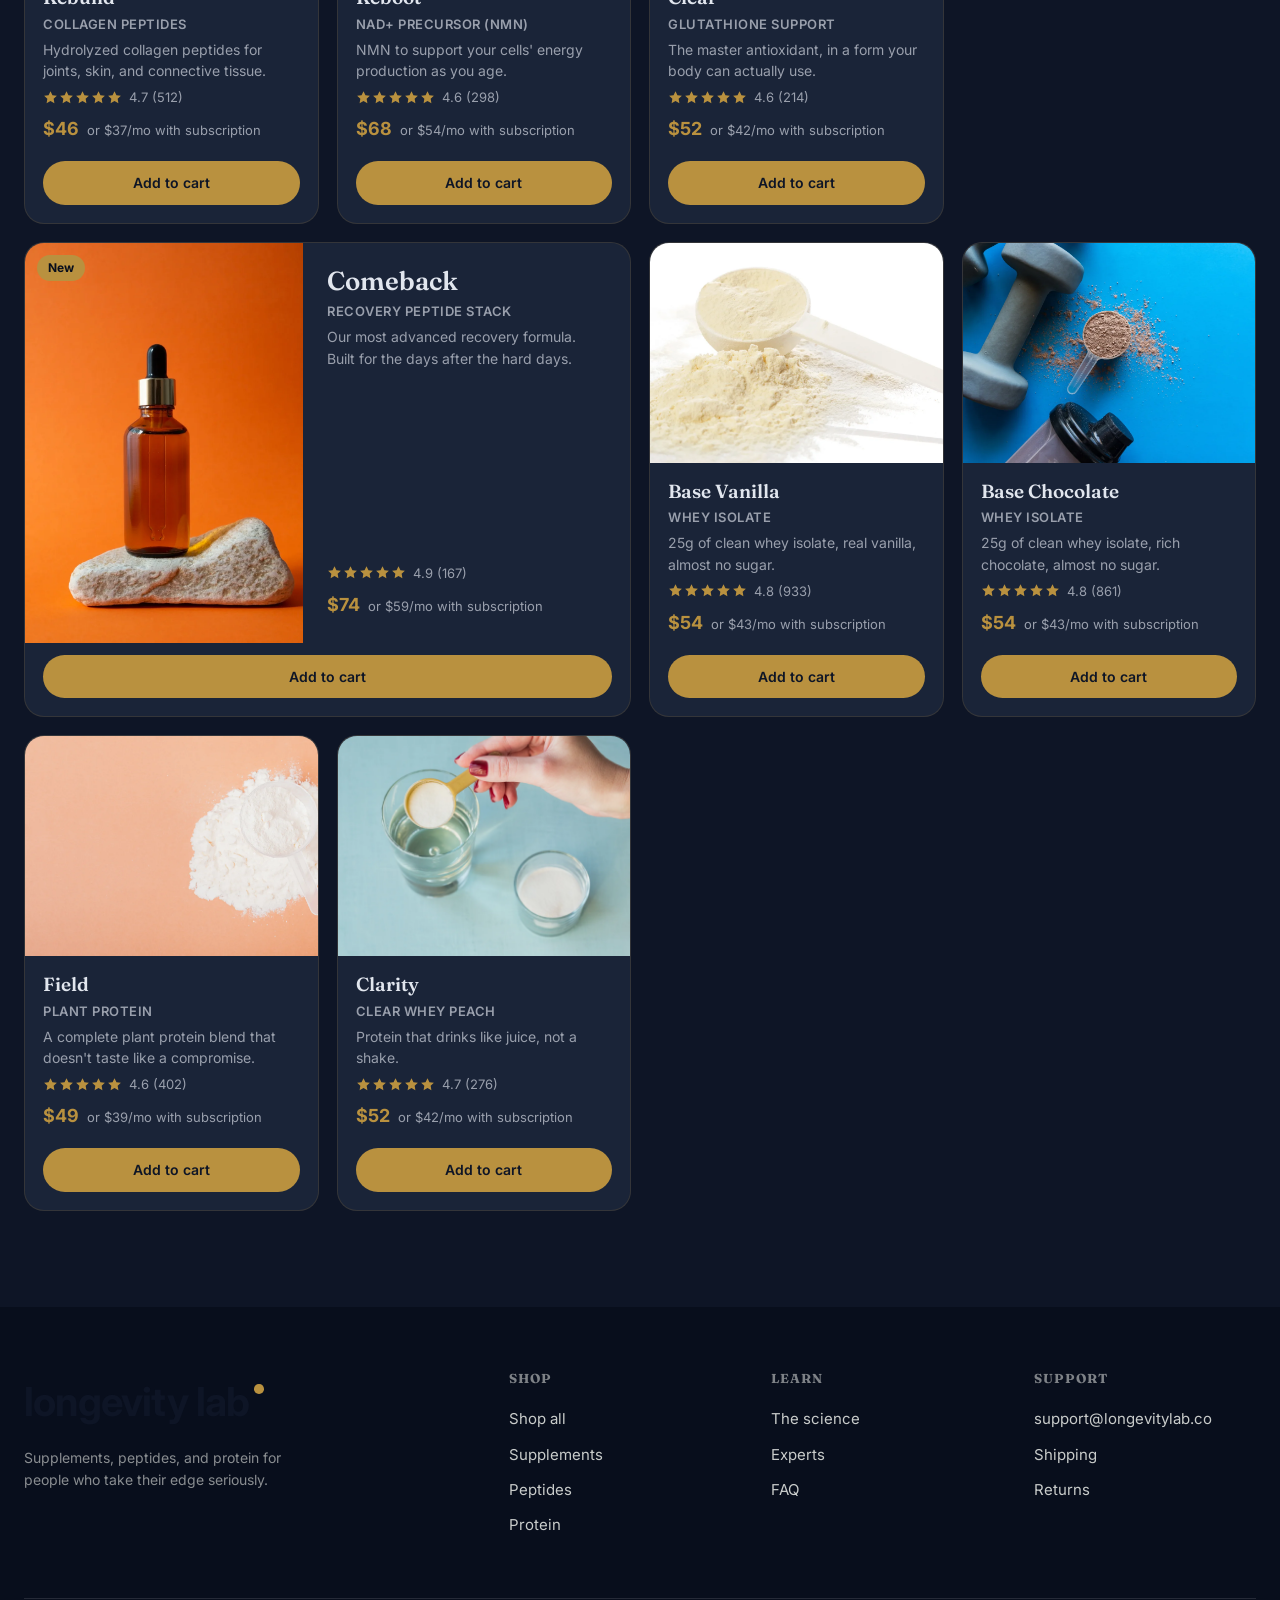
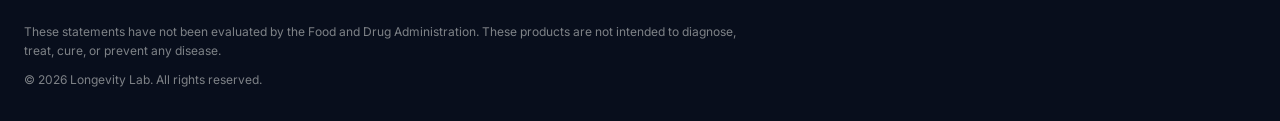
<file: shop.html>
<!DOCTYPE html>
<html lang="en">
<head>
  <meta charset="UTF-8">
  <meta name="viewport" content="width=device-width, initial-scale=1.0">
  <title>Shop | Longevity Lab</title>
  <meta name="description" content="Shop the full Longevity Lab lineup: supplements, peptides, and protein. Clinical doses, third party tested.">
  <link rel="preconnect" href="https://fonts.googleapis.com">
  <link rel="preconnect" href="https://fonts.gstatic.com" crossorigin>
  <link href="https://fonts.googleapis.com/css2?family=Fraunces:ital,opsz,wght@0,9..144,400..650;1,9..144,400..650&family=Inter:wght@400;500;600;700&display=swap" rel="stylesheet">
  <link rel="stylesheet" href="css/main.css">
</head>
<body data-page="shop">

  <main>
    <div class="container shop-head">
      <h1 id="shopTitle">Shop all</h1>
      <p class="shop-sub" id="shopSub"></p>

      <div class="chip-row" id="chipRow">
        <button class="chip" data-cat="all">All</button>
        <button class="chip" data-cat="supplements">Supplements</button>
        <button class="chip" data-cat="peptides">Peptides</button>
        <button class="chip" data-cat="protein">Protein</button>
        <span class="chip-sep" aria-hidden="true"></span>
        <button class="chip" data-goal="muscle">Muscle</button>
        <button class="chip" data-goal="recovery">Recovery</button>
        <button class="chip" data-goal="sleep">Sleep</button>
        <button class="chip" data-goal="focus">Focus</button>
      </div>

      <div class="product-grid" id="productGrid"></div>
    </div>
  </main>

  <script src="js/products.js"></script>
  <script src="js/store.js"></script>
</body>
</html>
</file>
<file: css/main.css>
/* Longevity Lab: main.css
   Design language: warm ivory base, white cards, matte green + metallic gold,
   flat matte-green dark sections, pill buttons, 20-24px card radius.
*/

/* ============ Reset & tokens ============ */
*, *::before, *::after { box-sizing: border-box; margin: 0; padding: 0; }

:root {
  --bone: #0E1526;              /* page canvas: warm ivory */
  --white: #1A2438;             /* raised panels: white cards */
  --ink: rgba(238, 242, 250, 0.94);
  --ink-soft: rgba(238, 242, 250, 0.6);
  --line: rgba(185, 145, 63, 0.3);
  --line-soft: rgba(185, 145, 63, 0.16);
  --evergreen: #1C2740;
  --evergreen-deep: #080E1C;
  --evergreen-mid: #2A3A5C;
  --gold: #B9913F;
  --gold-grad: #B9913F;
  --footer-bg: #080E1C;
  --radius: 22px;
  --pill: 48px;
  --maxw: 1280px;
  --pad: 24px;
}

html { scroll-behavior: smooth; }

body {
  font-family: "Inter", -apple-system, BlinkMacSystemFont, "Segoe UI", sans-serif;
  font-size: 16px;
  line-height: 1.55;
  color: var(--ink);
  background: var(--bone);
  -webkit-font-smoothing: antialiased;
}

body.drawer-lock { overflow: hidden; }

img, svg { display: block; max-width: 100%; }
a { color: inherit; text-decoration: none; }
button { font: inherit; color: inherit; background: none; border: 0; cursor: pointer; }
h1, h2, h3, h4 { font-family: "Fraunces", Georgia, serif; font-weight: 520; letter-spacing: 0; line-height: 1.12; }

.container { max-width: var(--maxw); margin: 0 auto; padding: 0 var(--pad); }
section { padding: 96px 0 0; }

/* ============ Buttons ============ */
.btn {
  display: inline-flex; align-items: center; justify-content: center; gap: 8px;
  border-radius: var(--pill);
  padding: 14px 28px;
  font-size: 15px; font-weight: 600;
  transition: transform 0.2s ease, box-shadow 0.2s ease, background 0.2s ease;
  white-space: nowrap;
}
.btn-primary { background: var(--gold); color: #0E1526; }
.btn-primary:hover { transform: translateY(-1px); box-shadow: 0 6px 18px rgba(8, 14, 28, 0.28); }
.btn-primary:disabled { opacity: 0.4; cursor: not-allowed; transform: none; box-shadow: none; }
.btn-secondary { background: var(--white); color: var(--ink); border: 1px solid rgba(185, 145, 63, 0.4); }
.btn-secondary:hover { border-color: rgba(16, 21, 15, 0.35); }
.text-btn {
  font-size: 14px; font-weight: 600; text-decoration: underline;
  text-underline-offset: 4px; transition: opacity 0.2s ease;
}
.text-btn:hover { opacity: 0.65; }

/* ============ Announcement bar ============ */
.announce { background: var(--evergreen-deep); }
.announce-inner {
  max-width: var(--maxw); margin: 0 auto; padding: 9px var(--pad);
  display: flex; align-items: center; justify-content: center; gap: 14px;
  font-size: 14px; font-weight: 600; color: #fff;
}
.announce-btn {
  background: transparent; color: #fff; border: 1.5px solid rgba(255, 255, 255, 0.75);
  border-radius: var(--pill);
  padding: 5px 14px; font-size: 13px; font-weight: 600;
  transition: transform 0.2s ease, background 0.2s ease, border-color 0.2s ease;
}
.announce-btn:hover { transform: translateY(-1px); background: rgba(255, 255, 255, 0.14); border-color: #fff; }

/* ============ Header ============ */
.site-header {
  position: sticky; top: 0; z-index: 60;
  background: var(--white);
  border-bottom: 1px solid var(--line-soft);
}
.nav-inner {
  max-width: var(--maxw); margin: 0 auto; padding: 0 var(--pad);
  height: 68px; display: flex; align-items: center; gap: 28px;
}
.wordmark { font-family: "Fraunces", Georgia, serif; font-size: 27px; font-weight: 600; letter-spacing: -0.01em; color: var(--ink); text-transform: lowercase; }
.mark-plus {
  display: inline-block;
  width: 0.24em; height: 0.24em;
  border-radius: 50%;
  background: var(--gold-grad);
  margin-left: 0.12em;
  transform: translateY(-0.55em);
}
.main-nav { display: flex; gap: 26px; margin: 0 auto; }
.main-nav a {
  font-size: 15px; font-weight: 600; color: var(--ink-soft);
  transition: color 0.2s ease;
}
.main-nav a:hover { color: var(--ink); }
.nav-right { display: flex; align-items: center; gap: 20px; margin-left: auto; }
.nav-about { font-size: 15px; font-weight: 600; color: var(--ink-soft); transition: color 0.2s ease; }
.nav-about:hover { color: var(--ink); }
.cart-btn {
  display: inline-flex; align-items: center; gap: 8px;
  background: var(--gold-grad); color: var(--evergreen-deep); border-radius: var(--pill);
  padding: 9px 18px; font-size: 14px; font-weight: 600;
  transition: transform 0.2s ease;
}
.cart-btn:hover { transform: translateY(-1px); }
.cart-count {
  background: var(--evergreen-deep); color: var(--gold); border-radius: 50%;
  min-width: 20px; height: 20px; display: inline-flex;
  align-items: center; justify-content: center;
  font-size: 12px; font-weight: 700; padding: 0 5px;
}
.nav-toggle { display: none; color: var(--ink); }
.mobile-menu {
  display: none;
  border-top: 1px solid var(--line-soft);
  background: var(--white);
  flex-direction: column;
}
.mobile-menu a {
  padding: 15px var(--pad); font-size: 16px; font-weight: 600;
  border-bottom: 1px solid var(--line-soft);
}
.mobile-menu.open { display: flex; }

/* ============ Hero ============ */
.hero { padding-top: 72px; }
.hero h1 {
  font-size: 56px; font-weight: 500; letter-spacing: -0.01em; line-height: 1.05;
  max-width: 720px;
}
.hero-sub { margin-top: 18px; font-size: 19px; color: var(--ink-soft); max-width: 540px; }

.promo-row {
  display: grid; grid-template-columns: 1fr 1fr; gap: 20px; margin-top: 44px;
}
.promo-card {
  position: relative; aspect-ratio: 16 / 9; border-radius: var(--radius);
  color: #fff; overflow: hidden; display: block;
  transition: transform 0.2s ease, box-shadow 0.2s ease;
}
.promo-card:hover { transform: translateY(-3px); box-shadow: 0 14px 34px rgba(19, 42, 30, 0.32); }
.promo-img {
  position: absolute; inset: 0; width: 100%; height: 100%; object-fit: cover;
}
.promo-overlay {
  position: absolute; inset: 0;
  background: linear-gradient(to top, rgba(6, 10, 22, 0.85), rgba(6, 10, 22, 0.15));
}
.promo-text { position: absolute; left: 28px; bottom: 26px; max-width: 60%; z-index: 2; }
.promo-text h2 { font-size: 30px; font-weight: 500; line-height: 1.12; }
.promo-text h2 .hl { color: var(--gold); font-style: italic; }
.promo-text > span { display: inline-block; margin-top: 10px; font-size: 15px; font-weight: 600; opacity: 0.9; }
.promo-chevron {
  position: absolute; right: 22px; bottom: 22px; z-index: 2;
  width: 40px; height: 40px; border-radius: 50%;
  background: rgba(255, 255, 255, 0.18);
  display: flex; align-items: center; justify-content: center;
  transition: background 0.2s ease;
}
.promo-card:hover .promo-chevron { background: rgba(255, 255, 255, 0.32); }

/* ============ Goal tiles ============ */
.goal-row { display: grid; grid-template-columns: repeat(4, 1fr); gap: 16px; }
.goal-tile {
  background: var(--white); border-radius: 18px; padding: 22px 22px;
  display: flex; align-items: center; gap: 14px;
  border: 1px solid var(--line-soft);
  transition: transform 0.2s ease, box-shadow 0.2s ease;
}
.goal-tile:hover { transform: translateY(-2px); box-shadow: 0 10px 24px rgba(16, 21, 15, 0.07); }
.goal-tile strong { font-size: 17px; font-weight: 600; flex: 1; }
.goal-icon { width: 38px; height: 38px; flex-shrink: 0; }
.goal-chev { color: var(--ink-soft); flex-shrink: 0; }

/* ============ Dark lineup section ============ */
.lineup-wrap { padding: 0 var(--pad); max-width: var(--maxw); margin: 96px auto 0; }
.lineup-section {
  background-image:
    linear-gradient(150deg, rgba(8, 14, 28, 0.97), rgba(16, 24, 44, 0.95) 55%, rgba(16, 24, 44, 0.93)),
    url("../img/gym-dark.webp");
  background-size: cover; background-position: center;
  border-radius: var(--radius);
  color: #fff; padding: 72px 0 56px; overflow: hidden;
}
.lineup-head { text-align: center; padding: 0 var(--pad); }
.lineup-head h2 { font-size: 42px; font-weight: 500; }
.lineup-head p { margin-top: 14px; font-size: 17px; color: rgba(255, 255, 255, 0.72); }
.lineup-head .btn { margin-top: 26px; background: var(--gold-grad); color: var(--evergreen-deep); }
.lineup-head .btn:hover { transform: translateY(-1px); box-shadow: 0 6px 18px rgba(0, 0, 0, 0.3); }

.lineup-scroller {
  display: flex; gap: 16px; margin-top: 48px;
  padding: 4px 32px 12px;
  overflow-x: auto; scroll-snap-type: x mandatory;
  -webkit-overflow-scrolling: touch;
}
.lineup-scroller::-webkit-scrollbar { height: 8px; }
.lineup-scroller::-webkit-scrollbar-thumb { background: rgba(255, 255, 255, 0.25); border-radius: 4px; }
.lineup-scroller::-webkit-scrollbar-track { background: rgba(255, 255, 255, 0.06); border-radius: 4px; }
.lineup-card { flex: 0 0 260px; scroll-snap-align: start; }

/* ============ Product card (shared) ============ */
.product-card {
  background: var(--white); border-radius: 20px;
  border: 1px solid var(--line-soft);
  display: flex; flex-direction: column;
  overflow: hidden;
  transition: transform 0.2s ease, box-shadow 0.2s ease;
}
.product-card:hover { transform: translateY(-3px); box-shadow: 0 12px 28px rgba(16, 21, 15, 0.1); }
.card-link { display: flex; flex-direction: column; flex: 1; }
.card-art {
  position: relative; background: var(--bone);
  height: 220px;
}
.card-art .tile-img { width: 100%; height: 100%; object-fit: cover; }
.badge {
  position: absolute; top: 12px; left: 12px;
  background: var(--gold-grad); color: var(--evergreen-deep);
  font-size: 12px; font-weight: 700;
  border-radius: var(--pill); padding: 4px 11px;
}
.badge-inline { position: static; display: inline-block; margin-bottom: 12px; }
.card-body { padding: 18px 18px 6px; display: flex; flex-direction: column; gap: 5px; flex: 1; }
.card-name { font-size: 19px; font-weight: 600; }
.card-sub { font-size: 13px; font-weight: 600; color: var(--ink-soft); text-transform: uppercase; letter-spacing: 0.04em; }
.card-tag { font-size: 14px; color: var(--ink-soft); flex: 1; }
.card-rating { display: flex; align-items: center; gap: 7px; font-size: 13px; color: var(--ink-soft); }
.stars { display: inline-flex; gap: 1px; }
.card-price { display: flex; align-items: baseline; gap: 8px; margin-top: 3px; flex-wrap: wrap; }
.card-price strong { font-size: 18px; font-weight: 700; }
.card-price span { font-size: 13px; color: var(--ink-soft); }
.card-add { margin: 12px 18px 18px; padding: 11px 20px; font-size: 14px; }

/* ============ Science section ============ */
.science-grid { display: grid; grid-template-columns: 1fr 1fr; gap: 48px; align-items: center; }
.eyebrow {
  font-size: 13px; font-weight: 700; text-transform: uppercase;
  letter-spacing: 0.09em; color: var(--ink-soft);
}
.science-left h2 { font-size: 40px; margin-top: 14px; max-width: 480px; }
.stat-blocks { margin-top: 34px; display: flex; flex-direction: column; gap: 22px; }
.stat-block { border-left: 3px solid var(--gold); padding-left: 18px; }
.stat-block strong { font-size: 18px; font-weight: 600; display: block; }
.stat-block span { font-size: 15px; color: var(--ink-soft); }
.science-left .text-btn { margin-top: 30px; display: inline-block; }
.test-detail {
  display: none; margin-top: 16px; font-size: 15px;
  color: var(--ink-soft); max-width: 480px;
}
.test-detail.open { display: block; }
.science-card {
  background: var(--white); border-radius: var(--radius);
  border: 1px solid var(--line-soft);
  overflow: hidden; height: 360px;
}
.science-card .tile-img { width: 100%; height: 100%; object-fit: cover; }

/* ============ Category showcase ============ */
.cat-row { display: grid; grid-template-columns: repeat(3, 1fr); gap: 20px; }
.cat-card {
  background: var(--white); border-radius: var(--radius);
  border: 1px solid var(--line-soft);
  padding: 30px; display: flex; flex-direction: column; gap: 8px;
  transition: transform 0.2s ease, box-shadow 0.2s ease;
}
.cat-card:hover { transform: translateY(-3px); box-shadow: 0 12px 28px rgba(16, 21, 15, 0.1); }
.cat-art { background: var(--bone); border-radius: 16px; overflow: hidden; height: 190px; margin-bottom: 14px; }
.cat-art .tile-img { width: 100%; height: 100%; object-fit: cover; }
.cat-card h3 { font-size: 24px; font-weight: 600; }
.cat-card p { font-size: 15px; color: var(--ink-soft); flex: 1; }
.cat-shop { font-size: 15px; font-weight: 600; margin-top: 8px; }

/* ============ Experts ============ */
.experts-head h2 { font-size: 40px; margin-top: 14px; max-width: 560px; }
.expert-row { display: grid; grid-template-columns: repeat(3, 1fr); gap: 20px; margin-top: 44px; }
.expert-card {
  background: var(--white); border-radius: var(--radius);
  border: 1px solid var(--line-soft); padding: 30px;
  transition: transform 0.2s ease, box-shadow 0.2s ease;
}
.expert-card:hover { transform: translateY(-2px); box-shadow: 0 10px 24px rgba(16, 21, 15, 0.1); }
.avatar {
  width: 72px; height: 72px; border-radius: 50%;
  display: flex; align-items: center; justify-content: center;
  font-size: 24px; font-weight: 700; color: #fff; margin-bottom: 18px;
}
.expert-card h3 { font-size: 19px; font-weight: 600; }
.expert-card .cred { font-size: 13px; font-weight: 600; color: var(--ink-soft); text-transform: uppercase; letter-spacing: 0.04em; display: block; margin-top: 4px; }
.expert-card p { font-size: 14px; color: var(--ink-soft); margin-top: 12px; }

/* ============ Reviews ============ */
.reviews-head { font-size: 40px; max-width: 540px; }
.review-row { display: grid; grid-template-columns: repeat(3, 1fr); gap: 20px; margin-top: 44px; }
.review-card {
  background: var(--white); border-radius: var(--radius);
  border: 1px solid var(--line-soft); padding: 28px;
}
.review-card .stars { margin-bottom: 14px; }
.review-card blockquote { font-size: 16px; line-height: 1.5; }
.review-who { display: flex; align-items: center; gap: 8px; margin-top: 18px; font-size: 14px; font-weight: 600; }
.verified { display: inline-flex; align-items: center; gap: 5px; font-size: 12px; font-weight: 600; color: var(--ink-soft); }
.verified svg { width: 15px; height: 15px; }

/* ============ Email capture ============ */
.guide-card {
  background: var(--white); border-radius: var(--radius);
  border: 1px solid var(--line-soft);
  padding: 56px 48px; text-align: center;
}
.guide-card h2 { font-size: 34px; }
.guide-card > p { margin-top: 12px; font-size: 16px; color: var(--ink-soft); }
.guide-form {
  margin: 28px auto 0; display: flex; gap: 10px;
  max-width: 460px;
}
.guide-form input {
  flex: 1; border: 1px solid var(--line); border-radius: var(--pill);
  padding: 13px 20px; font: inherit; font-size: 15px; background: var(--bone);
  min-width: 0;
}
.guide-form input:focus { outline: 2px solid var(--gold); border-color: transparent; }
.guide-done { font-size: 18px; font-weight: 600; margin-top: 28px; }

/* ============ Accordions (FAQ + PDP) ============ */
.faq-head { font-size: 40px; }
.acc-group { margin-top: 36px; }
.acc-item { border-bottom: 1px solid var(--line); }
.acc-item:first-child { border-top: 1px solid var(--line); }
.acc-q {
  width: 100%; display: flex; justify-content: space-between; align-items: center;
  padding: 22px 4px; font-size: 18px; font-weight: 600; text-align: left; gap: 16px;
}
.acc-icon {
  font-size: 22px; font-weight: 400; color: var(--ink-soft);
  transition: transform 0.25s ease; line-height: 1;
}
.acc-item.open .acc-icon { transform: rotate(45deg); }
.acc-a {
  max-height: 0; overflow: hidden;
  transition: max-height 0.3s ease, padding 0.3s ease;
  font-size: 15px; color: var(--ink-soft); padding: 0 4px;
}
.acc-item.open .acc-a { max-height: 420px; padding-bottom: 24px; }
.faq-section .acc-group { max-width: 780px; }

/* ============ Footer ============ */
.site-footer { background: var(--footer-bg); color: var(--bone); margin-top: 96px; }
.footer-inner { max-width: var(--maxw); margin: 0 auto; padding: 64px var(--pad) 32px; }
.footer-grid { display: grid; grid-template-columns: 2fr 1fr 1fr 1fr; gap: 40px; }
.footer-wordmark { font-size: 40px; font-weight: 700; letter-spacing: -0.02em; text-transform: lowercase; }
.footer-brand p { margin-top: 14px; font-size: 14px; color: rgba(244, 246, 241, 0.55); max-width: 300px; }
.footer-col h4 { font-size: 13px; font-weight: 700; text-transform: uppercase; letter-spacing: 0.08em; color: rgba(244, 246, 241, 0.5); margin-bottom: 16px; }
.footer-col a { display: block; padding: 6px 0; font-size: 15px; color: rgba(244, 246, 241, 0.82); transition: color 0.2s ease; }
.footer-col a:hover { color: #fff; }
.footer-fine { margin-top: 56px; border-top: 1px solid rgba(244, 246, 241, 0.12); padding-top: 24px; }
.footer-fine p { font-size: 12px; color: rgba(244, 246, 241, 0.5); max-width: 720px; }
.footer-fine p + p { margin-top: 10px; }

/* ============ Cart drawer ============ */
.drawer-overlay {
  position: fixed; inset: 0; background: rgba(0, 0, 0, 0.4);
  opacity: 0; pointer-events: none; transition: opacity 0.25s ease; z-index: 80;
}
.drawer-overlay.open { opacity: 1; pointer-events: auto; }
.cart-drawer {
  position: fixed; top: 0; right: 0; height: 100%;
  width: 400px; max-width: 92vw;
  background: var(--white); z-index: 90;
  border-radius: 20px 0 0 20px;
  transform: translateX(105%); transition: transform 0.3s ease;
  display: flex; flex-direction: column;
  box-shadow: -12px 0 40px rgba(0, 0, 0, 0.14);
}
.cart-drawer.open { transform: translateX(0); }
.drawer-head {
  display: flex; justify-content: space-between; align-items: center;
  padding: 22px 24px; border-bottom: 1px solid var(--line-soft);
}
.drawer-head h3 { font-size: 20px; font-weight: 600; }
.drawer-close { color: var(--ink-soft); transition: color 0.2s ease; }
.drawer-close:hover { color: var(--ink); }
.drawer-items { flex: 1; overflow-y: auto; padding: 8px 24px; }
.drawer-empty { text-align: center; padding: 56px 0; }
.drawer-empty p { color: var(--ink-soft); margin-bottom: 20px; }
.drawer-item {
  display: flex; gap: 14px; padding: 18px 0;
  border-bottom: 1px solid var(--line-soft); align-items: flex-start;
}
.drawer-thumb {
  flex: 0 0 64px; width: 64px; height: 64px;
  background: var(--bone); border-radius: 12px; overflow: hidden;
}
.drawer-thumb .tile-img { width: 100%; height: 100%; object-fit: cover; }
.drawer-item-info { flex: 1; display: flex; flex-direction: column; gap: 3px; }
.drawer-item-name { font-size: 15px; font-weight: 600; }
.drawer-item-variant { font-size: 12px; color: var(--ink-soft); }
.drawer-item-row { display: flex; align-items: center; gap: 14px; margin-top: 8px; }
.drawer-item-price { font-size: 15px; font-weight: 600; }
.remove-btn { font-size: 13px; color: var(--ink-soft); text-decoration: underline; text-underline-offset: 3px; }
.remove-btn:hover { color: var(--ink); }

.qty-stepper {
  display: inline-flex; align-items: center; gap: 2px;
  border: 1px solid var(--line); border-radius: var(--pill);
}
.qty-stepper button {
  width: 30px; height: 30px; font-size: 16px; color: var(--ink-soft);
  display: flex; align-items: center; justify-content: center;
  transition: color 0.2s ease;
}
.qty-stepper button:hover { color: var(--ink); }
.qty-stepper > span { min-width: 22px; text-align: center; font-size: 14px; font-weight: 600; }
.qty-lg button { width: 42px; height: 46px; font-size: 18px; }
.qty-lg > span { min-width: 28px; font-size: 16px; }

.drawer-foot { border-top: 1px solid var(--line-soft); padding: 18px 24px 24px; }
.ship-progress { margin-bottom: 16px; }
.ship-msg { font-size: 13px; font-weight: 600; display: block; margin-bottom: 8px; }
.ship-msg.unlocked { color: var(--gold); }
.progress-track { height: 6px; background: var(--line-soft); border-radius: 3px; overflow: hidden; }
.progress-bar { height: 100%; background: var(--gold-grad); border-radius: 3px; transition: width 0.3s ease; }
.drawer-subtotal {
  display: flex; justify-content: space-between;
  font-size: 16px; font-weight: 700; margin-bottom: 14px;
}
.drawer-checkout { width: 100%; }

/* ============ Shop page ============ */
.shop-head { padding-top: 56px; }
.shop-head h1 { font-size: 44px; }
.shop-sub { margin-top: 8px; font-size: 15px; color: var(--ink-soft); }
.chip-row { display: flex; flex-wrap: wrap; gap: 10px; margin-top: 28px; align-items: center; }
.chip {
  border: 1px solid rgba(185, 145, 63, 0.4); border-radius: var(--pill);
  background: var(--white); padding: 9px 18px;
  font-size: 14px; font-weight: 600;
  transition: background 0.2s ease, color 0.2s ease, border-color 0.2s ease;
}
.chip:hover { border-color: rgba(185, 145, 63, 0.85); }
.chip.active { background: var(--gold-grad); color: var(--evergreen-deep); border-color: transparent; }
.chip-sep { width: 1px; height: 22px; background: var(--line); margin: 0 4px; }
.product-grid {
  display: grid; grid-template-columns: repeat(4, 1fr); gap: 18px;
  margin-top: 36px;
}

/* ============ PDP ============ */
.pdp-wrap { padding-top: 40px; }
.breadcrumb { display: flex; gap: 10px; font-size: 14px; color: var(--ink-soft); margin-bottom: 32px; flex-wrap: wrap; }
.breadcrumb a { font-weight: 600; transition: color 0.2s ease; }
.breadcrumb a:hover { color: var(--ink); }
.crumb-here { color: var(--ink); font-weight: 600; }
.pdp-grid { display: grid; grid-template-columns: 1.05fr 1fr; gap: 56px; align-items: start; }
.pdp-art {
  background: var(--bone); border-radius: var(--radius);
  overflow: hidden; height: 480px;
}
.pdp-art .tile-img { width: 100%; height: 100%; object-fit: cover; }
.pdp-chips { display: flex; gap: 10px; margin-top: 16px; flex-wrap: wrap; }
.pill-chip {
  background: var(--white); border: 1px solid var(--line-soft);
  border-radius: var(--pill); padding: 8px 16px;
  font-size: 13px; font-weight: 600; color: var(--ink-soft);
}
.pdp-right h1 { font-size: 40px; font-weight: 500; }
.pdp-subtitle { display: block; margin-top: 6px; font-size: 14px; font-weight: 700; color: var(--ink-soft); text-transform: uppercase; letter-spacing: 0.05em; }
.pdp-rating { margin-top: 12px; font-size: 14px; }
.pdp-tagline { margin-top: 16px; font-size: 18px; font-weight: 500; }
.pdp-desc { margin-top: 12px; font-size: 15px; color: var(--ink-soft); }

.option-cards { display: flex; flex-direction: column; gap: 12px; margin-top: 28px; position: relative; }
.option-card {
  display: block; border: 1.5px solid var(--line); border-radius: 16px;
  padding: 16px 20px; cursor: pointer; background: var(--white);
  transition: border-color 0.2s ease, box-shadow 0.2s ease;
  position: relative;
}
.option-card:hover { border-color: rgba(185, 145, 63, 0.85); }
.option-card.selected { border-color: var(--gold); box-shadow: 0 0 0 1px var(--gold); }
.option-card input { position: absolute; opacity: 0; pointer-events: none; }
.option-title { display: block; font-size: 16px; font-weight: 600; }
.option-sub { display: block; font-size: 14px; color: var(--ink-soft); margin-top: 2px; }

.pdp-buy-row { display: flex; gap: 14px; margin-top: 22px; align-items: stretch; }
.pdp-add { flex: 1; }
.pdp-accs { margin-top: 40px; }
.pdp-accs .acc-q { font-size: 16px; padding: 18px 4px; }
.dose-table { width: 100%; border-collapse: collapse; font-size: 14px; }
.dose-table th {
  text-align: left; font-size: 12px; text-transform: uppercase; letter-spacing: 0.05em;
  color: var(--ink-soft); padding: 0 0 10px; border-bottom: 1px solid var(--line-soft);
}
.dose-table td { padding: 10px 0; border-bottom: 1px solid var(--line-soft); color: var(--ink); }
.dose-table td:last-child, .dose-table th:last-child { text-align: right; }

.pairs-section { margin-top: 96px; }
.pairs-section h2 { font-size: 32px; }
.pairs-grid { display: grid; grid-template-columns: repeat(3, 1fr); gap: 18px; margin-top: 28px; }

.pdp-notfound { text-align: center; padding: 96px 0; }
.pdp-notfound h1 { font-size: 40px; }
.pdp-notfound p { margin: 16px auto 28px; color: var(--ink-soft); max-width: 420px; }

/* ============ Checkout ============ */
.checkout-wrap { padding-top: 48px; }
.checkout-wrap h1 { font-size: 40px; margin-bottom: 36px; }
.checkout-grid { display: grid; grid-template-columns: 1.2fr 1fr; gap: 48px; align-items: start; }
.checkout-form-card, .order-summary {
  background: var(--white); border-radius: var(--radius);
  border: 1px solid var(--line-soft); padding: 32px;
}
.form-section + .form-section { margin-top: 32px; }
.form-section h2 { font-size: 20px; font-weight: 600; margin-bottom: 16px; }
.form-row { display: grid; grid-template-columns: 1fr 1fr; gap: 12px; }
.form-row.single { grid-template-columns: 1fr; }
.form-row + .form-row { margin-top: 12px; }
.field label { display: block; font-size: 13px; font-weight: 600; margin-bottom: 6px; color: var(--ink-soft); }
.field input {
  width: 100%; border: 1px solid var(--line); border-radius: 12px;
  padding: 12px 14px; font: inherit; font-size: 15px; background: var(--bone);
}
.field input:focus { outline: 2px solid var(--gold); border-color: transparent; }
.field input:disabled { opacity: 0.45; cursor: not-allowed; }
.payment-note {
  background: var(--bone); border-radius: 12px; padding: 12px 16px;
  font-size: 13px; font-weight: 600; color: var(--ink-soft); margin-bottom: 16px;
}
.place-order { width: 100%; margin-top: 32px; padding: 16px; font-size: 16px; }

.order-summary h2 { font-size: 20px; font-weight: 600; margin-bottom: 20px; }
.summary-line {
  display: flex; align-items: center; gap: 14px;
  padding: 12px 0; border-bottom: 1px solid var(--line-soft); font-size: 15px;
}
.summary-thumb {
  position: relative; flex: 0 0 56px; width: 56px; height: 56px;
  background: var(--bone); border-radius: 10px; overflow: hidden;
}
.summary-thumb .tile-img { width: 100%; height: 100%; object-fit: cover; }
.summary-qty {
  position: absolute; top: -7px; right: -7px;
  background: var(--gold-grad); color: var(--evergreen-deep); border-radius: 50%;
  min-width: 20px; height: 20px; font-size: 11px; font-weight: 700;
  display: flex; align-items: center; justify-content: center; padding: 0 5px;
}
.summary-name { flex: 1; font-weight: 600; }
.summary-name em { display: block; font-style: normal; font-size: 12px; font-weight: 500; color: var(--ink-soft); }
.summary-totals { margin-top: 18px; font-size: 15px; }
.summary-totals > div { display: flex; justify-content: space-between; padding: 5px 0; }
.summary-note { font-size: 13px; color: var(--ink-soft); padding: 4px 0; }
.summary-grand { font-size: 18px; font-weight: 700; border-top: 1px solid var(--line); margin-top: 10px; padding-top: 14px; }
.summary-empty { color: var(--ink-soft); margin-bottom: 18px; }

.order-success { text-align: center; padding: 80px 0 40px; }
.success-check {
  width: 72px; height: 72px; border-radius: 50%; background: var(--gold);
  display: flex; align-items: center; justify-content: center; margin: 0 auto 28px;
}
.order-success h1 { font-size: 42px; }
.order-success p { margin: 16px auto 30px; color: var(--ink-soft); max-width: 440px; }

/* ============ Responsive ============ */
@media (max-width: 1024px) {
  .product-grid { grid-template-columns: repeat(3, 1fr); }
  .goal-row { grid-template-columns: repeat(2, 1fr); }
  .promo-text h2 { font-size: 24px; }
}

@media (max-width: 860px) {
  section { padding-top: 64px; }
  .hero { padding-top: 48px; }
  .hero h1 { font-size: 36px; }
  .hero-sub { font-size: 17px; }
  .main-nav, .nav-about { display: none; }
  .nav-toggle { display: block; }
  .nav-inner { gap: 16px; height: 60px; }
  .cart-btn span:not(.cart-count) { display: none; }
  .promo-row { grid-template-columns: 1fr; }
  .promo-card { aspect-ratio: 16 / 10; }
  .science-grid { grid-template-columns: 1fr; gap: 32px; }
  .science-left h2, .experts-head h2, .reviews-head, .faq-head { font-size: 30px; }
  .lineup-wrap { margin-top: 64px; padding: 0 16px; }
  .lineup-section { padding: 48px 0 40px; }
  .lineup-head h2 { font-size: 30px; }
  .lineup-scroller { padding: 4px 20px 12px; }
  .cat-row, .expert-row, .review-row { grid-template-columns: 1fr; }
  .product-grid { grid-template-columns: repeat(2, 1fr); gap: 12px; }
  .pdp-grid { grid-template-columns: 1fr; gap: 32px; }
  .pdp-art { height: 320px; }
  .pdp-right h1 { font-size: 32px; }
  .pairs-grid { grid-template-columns: 1fr; }
  .checkout-grid { grid-template-columns: 1fr; }
  .order-summary { order: -1; }
  .guide-card { padding: 40px 24px; }
  .guide-form { flex-direction: column; }
  .footer-grid { grid-template-columns: 1fr 1fr; }
  .footer-brand { grid-column: 1 / -1; }
  .announce-inner { flex-wrap: wrap; gap: 8px; text-align: center; }
  .shop-head h1 { font-size: 34px; }
  .checkout-wrap h1 { font-size: 32px; }
}

@media (max-width: 600px) {
  .cart-drawer { width: 100%; max-width: 100%; border-radius: 0; }
}

@media (max-width: 480px) {
  .product-grid { grid-template-columns: 1fr; }
  .goal-row { grid-template-columns: 1fr 1fr; }
  .goal-tile { flex-direction: column; align-items: flex-start; gap: 10px; }
  .goal-chev { display: none; }
  .form-row { grid-template-columns: 1fr; }
}

/* ============ Gold accents (accent only, canvas is light ivory now) ============ */
/* .promo-text h2 stays white here on purpose: it sits over the dark green
   overlay + photo in the hero promo cards, not on the light page canvas. */
.promo-text h2 { color: #fff; }
.eyebrow { color: var(--gold); }
.main-nav a:hover, .nav-about:hover { color: var(--gold); }
.footer-col a:hover { color: var(--gold); } /* footer stays deep green, gold pops there */
.card-price strong { color: var(--gold); }
.drawer-subtotal, .summary-grand { color: var(--gold); }
.cat-shop, .text-btn { color: var(--gold); }
.acc-icon { color: var(--gold); }
.announce-btn { border-color: rgba(185, 145, 63, 0.8); color: var(--gold); }
.btn-secondary:hover { border-color: var(--gold); }
.chip:hover { border-color: var(--gold); }

/* ============ Navy edition: product placement remix ============ */
/* Featured products (badge holders) break the grid as wide horizontal tiles */
.product-grid .featured { grid-column: span 2; }
.product-grid .featured .card-link { flex-direction: row; align-items: stretch; }
.product-grid .featured .card-art { width: 46%; height: auto; min-height: 265px; flex-shrink: 0; }
.product-grid .featured .card-body { justify-content: center; padding: 24px; }
.product-grid .featured .card-name { font-size: 26px; }

/* Pairs-well-with keeps uniform cards */
.pairs-grid .featured { grid-column: auto; }
.pairs-grid .featured .card-link { flex-direction: column; }
.pairs-grid .featured .card-art { width: 100%; min-height: 0; height: 220px; }
.pairs-grid .featured .card-name { font-size: 19px; }

/* Lineup scroller: staggered editorial rhythm, bigger cards */
.lineup-card { flex: 0 0 290px; }
.lineup-scroller .product-card:nth-child(even) { margin-top: 30px; }
.lineup-scroller { padding-bottom: 44px; }

@media (max-width: 860px) {
  .product-grid .featured { grid-column: span 2; }
  .product-grid .featured .card-link { flex-direction: column; }
  .product-grid .featured .card-art { width: 100%; min-height: 0; height: 240px; }
  .product-grid .featured .card-name { font-size: 21px; }
}
@media (max-width: 480px) {
  .product-grid .featured { grid-column: auto; }
}
</file>
